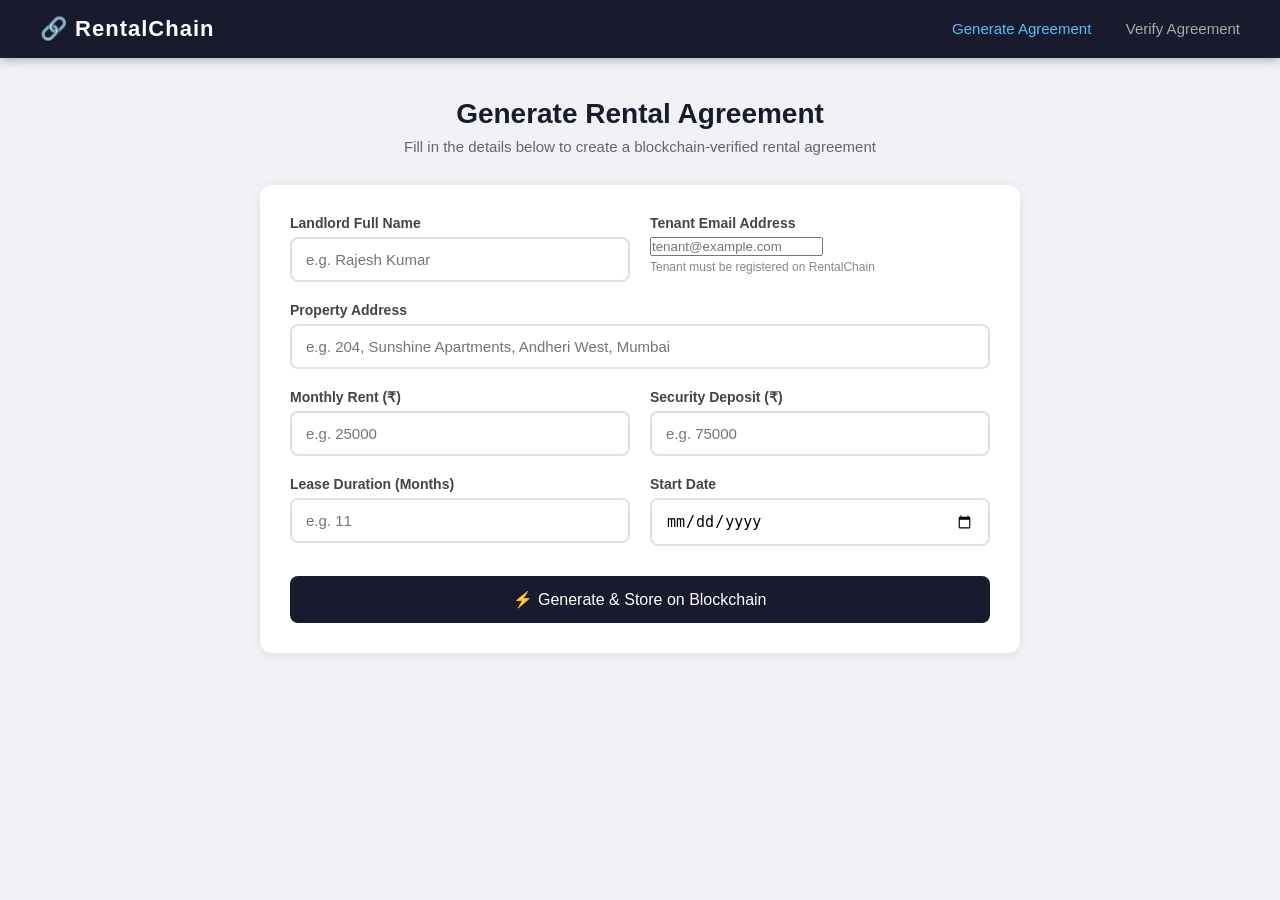
<file: templates/index.html>
<!DOCTYPE html>
<html lang="en">
<head>
    <meta charset="UTF-8">
    <meta name="viewport" content="width=device-width, initial-scale=1.0">
    <title>Rental Agreement Blockchain</title>
    <link rel="stylesheet" href="/static/style.css">
</head>
<body>

    <!-- NAVBAR -->
    <nav>
        <div class="nav-brand">🔗 RentalChain</div>
        <div class="nav-links">
            <a href="/" class="active">Generate Agreement</a>
            <a href="/verify">Verify Agreement</a>
        </div>
    </nav>

    <!-- MAIN CONTENT -->
    <div class="container">
        <div class="page-header">
            <h1>Generate Rental Agreement</h1>
            <p>Fill in the details below to create a blockchain-verified rental agreement</p>
        </div>

        <!-- FORM -->
        <div class="card">
            <form id="agreementForm">

                <div class="form-row">
                    <div class="form-group">
                        <label>Landlord Full Name</label>
                        <input type="text" name="landlord_name" 
                               placeholder="e.g. Rajesh Kumar" required>
                    </div>
                    <div class="form-group">
                        <label>Tenant Email Address</label>
                        <input type="email" name="tenant_email"
                               placeholder="tenant@example.com" required>
                        <small>Tenant must be registered on RentalChain</small>
                    </div>
                </div>

                <div class="form-group">
                    <label>Property Address</label>
                    <input type="text" name="property_address" 
                           placeholder="e.g. 204, Sunshine Apartments, Andheri West, Mumbai" 
                           required>
                </div>

                <div class="form-row">
                    <div class="form-group">
                        <label>Monthly Rent (₹)</label>
                        <input type="number" name="rent_amount" 
                               placeholder="e.g. 25000" required>
                    </div>
                    <div class="form-group">
                        <label>Security Deposit (₹)</label>
                        <input type="number" name="deposit_amount" 
                               placeholder="e.g. 75000" required>
                    </div>
                </div>

                <div class="form-row">
                    <div class="form-group">
                        <label>Lease Duration (Months)</label>
                        <input type="number" name="duration_months" 
                               placeholder="e.g. 11" required>
                    </div>
                    <div class="form-group">
                        <label>Start Date</label>
                        <input type="date" name="start_date" required>
                    </div>
                </div>

                <button type="submit" class="btn-primary" id="generateBtn">
                    ⚡ Generate & Store on Blockchain
                </button>

            </form>
        </div>

        <!-- RESULT (hidden until agreement generated) -->
        <div class="card result-card" id="resultCard" style="display:none;">
            <h2>✅ Agreement Generated Successfully!</h2>

            <div class="result-grid">
                <div class="result-item">
                    <span class="result-label">Agreement ID</span>
                    <span class="result-value" id="agreementId"></span>
                </div>
                <div class="result-item">
                    <span class="result-label">Block Number</span>
                    <span class="result-value" id="blockNumber"></span>
                </div>
            </div>

            <div class="hash-box">
                <span class="result-label">SHA-256 Hash (stored on blockchain)</span>
                <code id="hashValue"></code>
            </div>

            <div class="hash-box">
                <span class="result-label">Transaction Hash</span>
                <code id="txHash"></code>
            </div>

            <div class="action-buttons">
                <a id="downloadBtn" href="#" class="btn-primary">
                    📄 Download Agreement PDF
                </a>
                <a href="/verify" class="btn-secondary">
                    🔍 Verify an Agreement
                </a>
            </div>
        </div>

        <!-- ERROR CARD -->
        <div class="card error-card" id="errorCard" style="display:none;">
            <h2>❌ Error</h2>
            <p id="errorMessage"></p>
        </div>

    </div>

    <script>
        document.getElementById('agreementForm').addEventListener('submit', async function(e) {
            e.preventDefault();

            const btn = document.getElementById('generateBtn');
            btn.textContent = '⏳ Generating...';
            btn.disabled = true;

            // Hide previous results
            document.getElementById('resultCard').style.display = 'none';
            document.getElementById('errorCard').style.display = 'none';

            // Collect form data
            const formData = new FormData(this);

            try {
                const response = await fetch('/generate', {
                    method: 'POST',
                    body: formData
                });

                const data = await response.json();

                if (data.success) {
                    // Show tenant name confirmation
                    if (data.tenant_name) {
                        document.getElementById('agreementId').textContent = data.agreement_id;
                    }
                    document.getElementById('blockNumber').textContent = data.block_number;
                    document.getElementById('hashValue').textContent = data.hash;
                    document.getElementById('txHash').textContent = data.transaction_hash;
                    document.getElementById('downloadBtn').href = '/download/' + data.filename;
                    document.getElementById('resultCard').style.display = 'block';
                } else {
                    document.getElementById('errorMessage').textContent = data.error;
                    document.getElementById('errorCard').style.display = 'block';
                }

            } catch (err) {
                document.getElementById('errorMessage').textContent = err.message;
                document.getElementById('errorCard').style.display = 'block';
            }

            btn.textContent = '⚡ Generate & Store on Blockchain';
            btn.disabled = false;
        });
    </script>

</body>
</html>
</file>
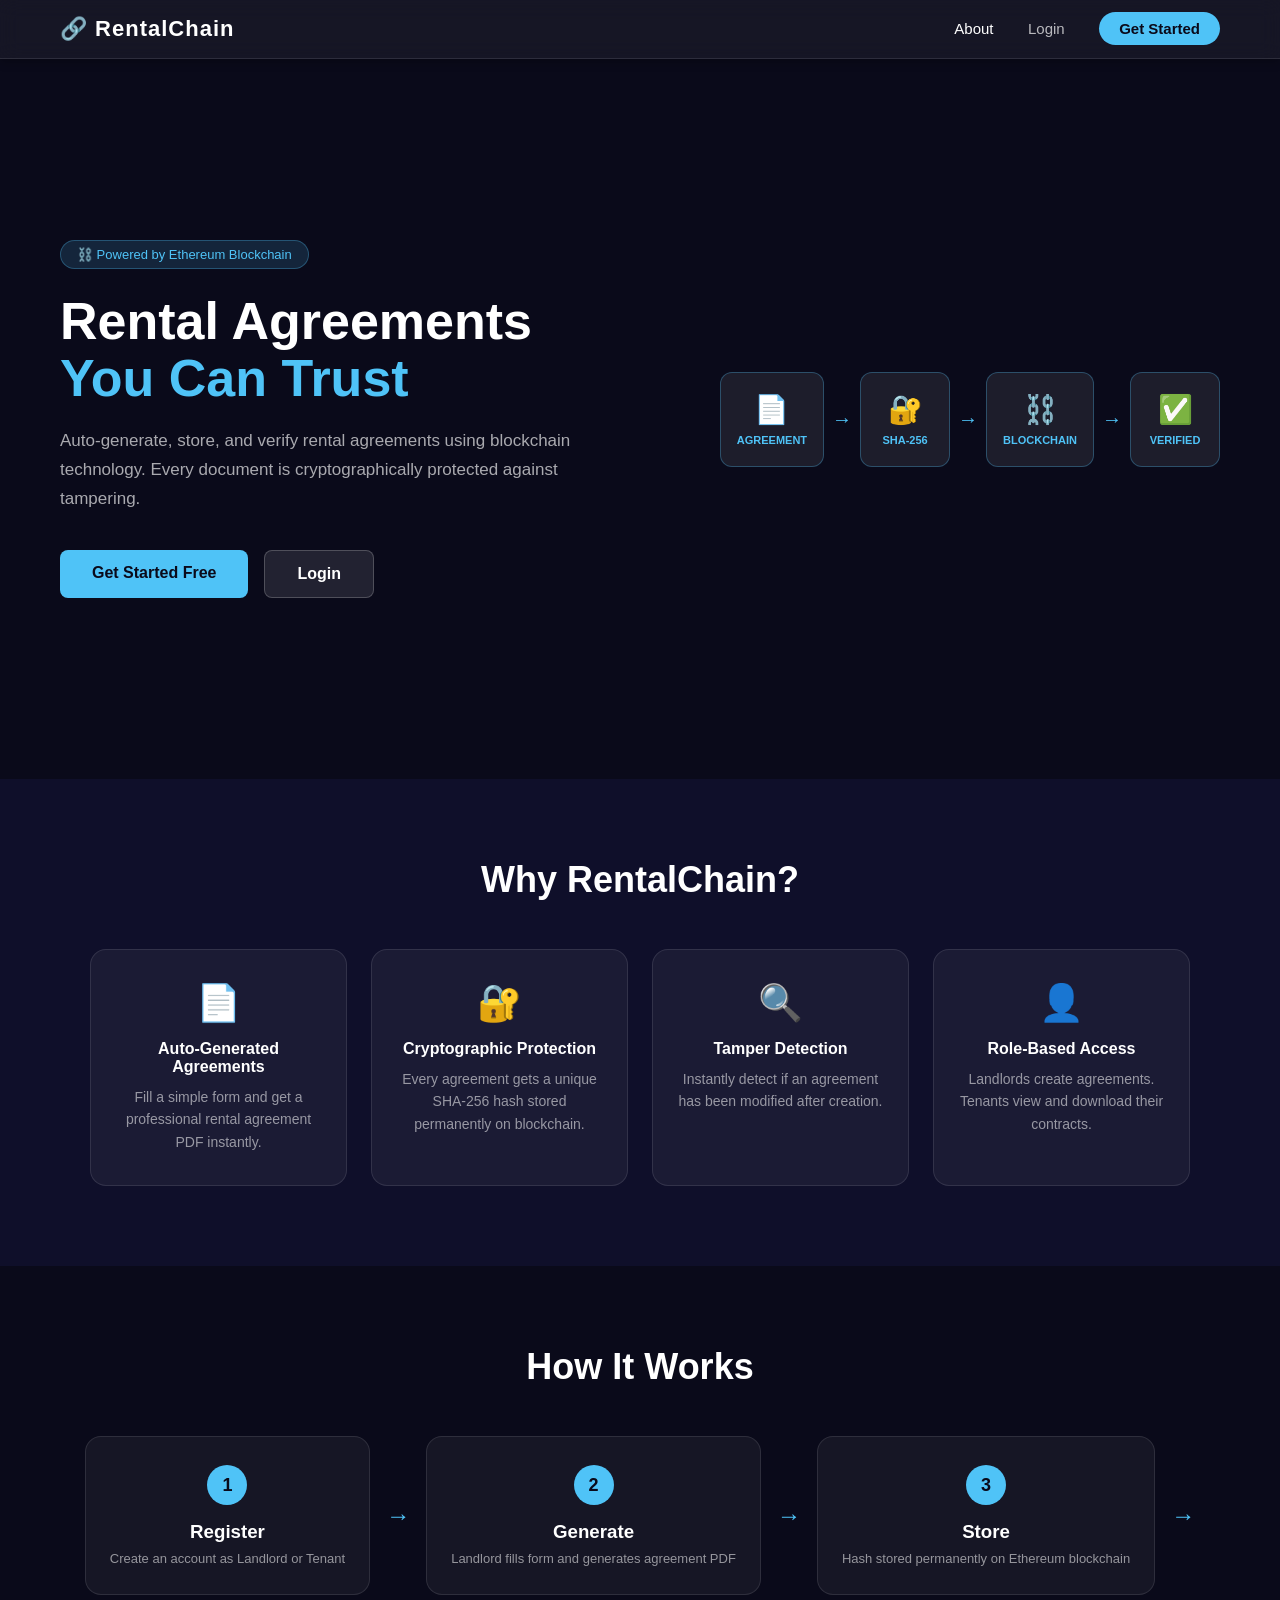
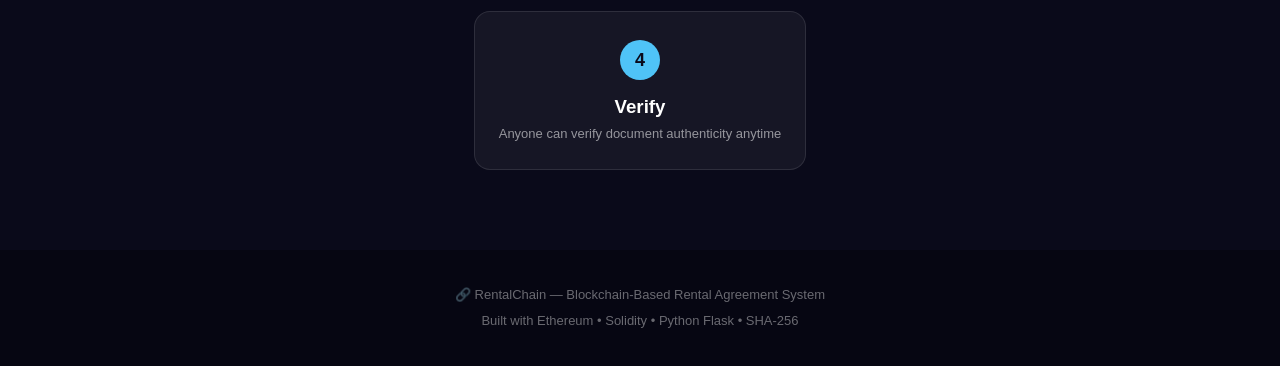
<file: templates/about.html>
<!DOCTYPE html>
<html lang="en">
<head>
    <meta charset="UTF-8">
    <meta name="viewport" content="width=device-width, initial-scale=1.0">
    <title>RentalChain — Blockchain Rental Agreements</title>
    <link rel="stylesheet" href="/static/style.css">
</head>
<body class="landing-body">

    <!-- NAVBAR -->
    <nav class="landing-nav">
        <div class="nav-brand">🔗 RentalChain</div>
        <div class="nav-links">
            <a href="/" class="active">About</a>
            <a href="/login">Login</a>
            <a href="/register" class="btn-nav">Get Started</a>
        </div>
    </nav>

    <!-- HERO -->
    <section class="hero">
        <div class="hero-content">
            <div class="hero-badge">⛓️ Powered by Ethereum Blockchain</div>
            <h1>Rental Agreements<br><span class="highlight">You Can Trust</span></h1>
            <p>Auto-generate, store, and verify rental agreements using blockchain technology. Every document is cryptographically protected against tampering.</p>
            <div class="hero-buttons">
                <a href="/register" class="btn-hero-primary">Get Started Free</a>
                <a href="/login" class="btn-hero-secondary">Login</a>
            </div>
        </div>
        <div class="hero-visual">
            <div class="blockchain-visual">
                <div class="block">📄<span>Agreement</span></div>
                <div class="chain-arrow">→</div>
                <div class="block">🔐<span>SHA-256</span></div>
                <div class="chain-arrow">→</div>
                <div class="block">⛓️<span>Blockchain</span></div>
                <div class="chain-arrow">→</div>
                <div class="block">✅<span>Verified</span></div>
            </div>
        </div>
    </section>

    <!-- FEATURES -->
    <section class="features">
        <h2>Why RentalChain?</h2>
        <div class="features-grid">
            <div class="feature-card">
                <div class="feature-icon">📄</div>
                <h3>Auto-Generated Agreements</h3>
                <p>Fill a simple form and get a professional rental agreement PDF instantly.</p>
            </div>
            <div class="feature-card">
                <div class="feature-icon">🔐</div>
                <h3>Cryptographic Protection</h3>
                <p>Every agreement gets a unique SHA-256 hash stored permanently on blockchain.</p>
            </div>
            <div class="feature-card">
                <div class="feature-icon">🔍</div>
                <h3>Tamper Detection</h3>
                <p>Instantly detect if an agreement has been modified after creation.</p>
            </div>
            <div class="feature-card">
                <div class="feature-icon">👤</div>
                <h3>Role-Based Access</h3>
                <p>Landlords create agreements. Tenants view and download their contracts.</p>
            </div>
        </div>
    </section>

    <!-- HOW IT WORKS -->
    <section class="how-it-works">
        <h2>How It Works</h2>
        <div class="steps">
            <div class="step">
                <div class="step-number">1</div>
                <h3>Register</h3>
                <p>Create an account as Landlord or Tenant</p>
            </div>
            <div class="step-arrow">→</div>
            <div class="step">
                <div class="step-number">2</div>
                <h3>Generate</h3>
                <p>Landlord fills form and generates agreement PDF</p>
            </div>
            <div class="step-arrow">→</div>
            <div class="step">
                <div class="step-number">3</div>
                <h3>Store</h3>
                <p>Hash stored permanently on Ethereum blockchain</p>
            </div>
            <div class="step-arrow">→</div>
            <div class="step">
                <div class="step-number">4</div>
                <h3>Verify</h3>
                <p>Anyone can verify document authenticity anytime</p>
            </div>
        </div>
    </section>

    <footer>
        <p>🔗 RentalChain — Blockchain-Based Rental Agreement System</p>
        <p>Built with Ethereum • Solidity • Python Flask • SHA-256</p>
    </footer>

</body>
</html>
</file>
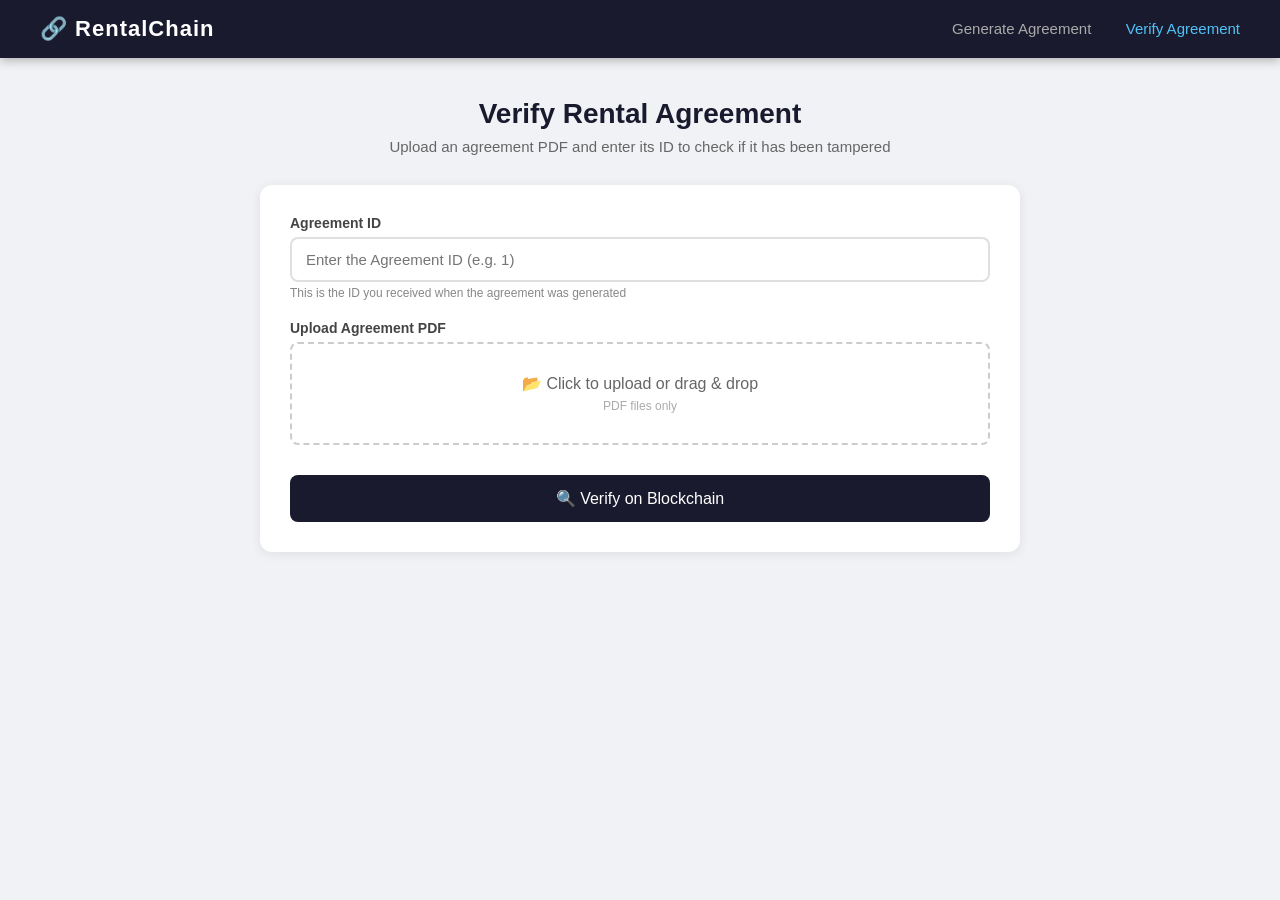
<file: templates/verify.html>
<!DOCTYPE html>
<html lang="en">
<head>
    <meta charset="UTF-8">
    <meta name="viewport" content="width=device-width, initial-scale=1.0">
    <title>Verify Agreement — RentalChain</title>
    <link rel="stylesheet" href="/static/style.css">
</head>
<body>

    <!-- NAVBAR -->
    <nav>
        <div class="nav-brand">🔗 RentalChain</div>
        <div class="nav-links">
            <a href="/">Generate Agreement</a>
            <a href="/verify" class="active">Verify Agreement</a>
        </div>
    </nav>

    <!-- MAIN CONTENT -->
    <div class="container">
        <div class="page-header">
            <h1>Verify Rental Agreement</h1>
            <p>Upload an agreement PDF and enter its ID to check if it has been tampered</p>
        </div>

        <!-- FORM -->
        <div class="card">
            <form id="verifyForm">

                <div class="form-group">
                    <label>Agreement ID</label>
                    <input type="number" name="agreement_id" 
                           placeholder="Enter the Agreement ID (e.g. 1)" required>
                    <small>This is the ID you received when the agreement was generated</small>
                </div>

                <div class="form-group">
                    <label>Upload Agreement PDF</label>
                    <div class="file-upload-area" id="uploadArea">
                        <input type="file" name="agreement_file" 
                               id="fileInput" accept=".pdf" required>
                        <div class="upload-text">
                            <span>📂 Click to upload or drag & drop</span>
                            <span class="upload-hint">PDF files only</span>
                        </div>
                    </div>
                    <div id="fileName" class="file-name"></div>
                </div>

                <button type="submit" class="btn-primary" id="verifyBtn">
                    🔍 Verify on Blockchain
                </button>

            </form>
        </div>

        <!-- AUTHENTIC RESULT -->
        <div class="card authentic-card" id="authenticCard" style="display:none;">
            <div class="result-icon">✅</div>
            <h2>Agreement is AUTHENTIC</h2>
            <p>This document has NOT been tampered with. The hash matches the blockchain record.</p>

            <div class="result-grid">
                <div class="result-item">
                    <span class="result-label">Tenant</span>
                    <span class="result-value" id="tenantName"></span>
                </div>
                <div class="result-item">
                    <span class="result-label">Landlord</span>
                    <span class="result-value" id="landlordName"></span>
                </div>
                <div class="result-item">
                    <span class="result-label">Property</span>
                    <span class="result-value" id="propertyName"></span>
                </div>
                <div class="result-item">
                    <span class="result-label">Monthly Rent</span>
                    <span class="result-value">₹<span id="rentAmount"></span></span>
                </div>
            </div>

            <div class="hash-box">
                <span class="result-label">Stored Hash (Blockchain)</span>
                <code id="storedHash"></code>
            </div>
            <div class="hash-box">
                <span class="result-label">Uploaded File Hash</span>
                <code id="uploadedHash"></code>
            </div>
        </div>

        <!-- TAMPERED RESULT -->
        <div class="card tampered-card" id="tamperedCard" style="display:none;">
            <div class="result-icon">❌</div>
            <h2>Agreement has been TAMPERED!</h2>
            <p>This document does NOT match the blockchain record. It may have been modified.</p>

            <div class="hash-box">
                <span class="result-label">Stored Hash (Blockchain)</span>
                <code id="storedHashTampered"></code>
            </div>
            <div class="hash-box">
                <span class="result-label">Uploaded File Hash</span>
                <code id="uploadedHashTampered"></code>
            </div>
        </div>

        <!-- ERROR CARD -->
        <div class="card error-card" id="errorCard" style="display:none;">
            <h2>❌ Error</h2>
            <p id="errorMessage"></p>
        </div>

    </div>

    <script>
        // Show filename when file selected
        document.getElementById('fileInput').addEventListener('change', function() {
            const fileName = this.files[0] ? this.files[0].name : '';
            document.getElementById('fileName').textContent = fileName ? '📄 ' + fileName : '';
        });

        document.getElementById('verifyForm').addEventListener('submit', async function(e) {
            e.preventDefault();

            const btn = document.getElementById('verifyBtn');
            btn.textContent = '⏳ Verifying...';
            btn.disabled = true;

            // Hide previous results
            document.getElementById('authenticCard').style.display = 'none';
            document.getElementById('tamperedCard').style.display = 'none';
            document.getElementById('errorCard').style.display = 'none';

            const formData = new FormData(this);

            try {
                const response = await fetch('/verify-agreement', {
                    method: 'POST',
                    body: formData
                });

                const data = await response.json();

                if (data.success) {
                    if (data.is_authentic) {
                        // Show authentic result
                        document.getElementById('tenantName').textContent = data.tenant;
                        document.getElementById('landlordName').textContent = data.landlord;
                        document.getElementById('propertyName').textContent = data.property;
                        document.getElementById('rentAmount').textContent = data.rent;
                        document.getElementById('storedHash').textContent = data.stored_hash;
                        document.getElementById('uploadedHash').textContent = data.uploaded_hash;
                        document.getElementById('authenticCard').style.display = 'block';
                    } else {
                        // Show tampered result
                        document.getElementById('storedHashTampered').textContent = data.stored_hash;
                        document.getElementById('uploadedHashTampered').textContent = data.uploaded_hash;
                        document.getElementById('tamperedCard').style.display = 'block';
                    }
                } else {
                    document.getElementById('errorMessage').textContent = data.error;
                    document.getElementById('errorCard').style.display = 'block';
                }

            } catch (err) {
                document.getElementById('errorMessage').textContent = err.message;
                document.getElementById('errorCard').style.display = 'block';
            }

            btn.textContent = '🔍 Verify on Blockchain';
            btn.disabled = false;
        });
    </script>

</body>
</html>
</file>
<file: static/style.css>
/* -----------------------------------------------
   GLOBAL STYLES
----------------------------------------------- */
* {
    margin: 0;
    padding: 0;
    box-sizing: border-box;
}

body {
    font-family: 'Segoe UI', Tahoma, Geneva, Verdana, sans-serif;
    background: #f0f2f5;
    color: #333;
    min-height: 100vh;
}

/* -----------------------------------------------
   NAVBAR
----------------------------------------------- */
nav {
    background: #1a1a2e;
    padding: 16px 40px;
    display: flex;
    justify-content: space-between;
    align-items: center;
    box-shadow: 0 2px 10px rgba(0,0,0,0.3);
}

.nav-brand {
    color: #fff;
    font-size: 22px;
    font-weight: 700;
    letter-spacing: 1px;
}

.nav-links a {
    color: #aaa;
    text-decoration: none;
    margin-left: 30px;
    font-size: 15px;
    transition: color 0.2s;
}

.nav-links a:hover,
.nav-links a.active {
    color: #4fc3f7;
}

/* -----------------------------------------------
   CONTAINER
----------------------------------------------- */
.container {
    max-width: 800px;
    margin: 40px auto;
    padding: 0 20px;
}

.page-header {
    text-align: center;
    margin-bottom: 30px;
}

.page-header h1 {
    font-size: 28px;
    color: #1a1a2e;
    margin-bottom: 8px;
}

.page-header p {
    color: #666;
    font-size: 15px;
}

/* -----------------------------------------------
   CARDS
----------------------------------------------- */
.card {
    background: #fff;
    border-radius: 12px;
    padding: 30px;
    margin-bottom: 24px;
    box-shadow: 0 2px 12px rgba(0,0,0,0.08);
}

/* -----------------------------------------------
   FORM STYLES
----------------------------------------------- */
.form-group {
    margin-bottom: 20px;
}

.form-row {
    display: grid;
    grid-template-columns: 1fr 1fr;
    gap: 20px;
}

label {
    display: block;
    font-weight: 600;
    margin-bottom: 6px;
    color: #444;
    font-size: 14px;
}

input[type="text"],
input[type="number"],
input[type="date"] {
    width: 100%;
    padding: 12px 14px;
    border: 2px solid #e0e0e0;
    border-radius: 8px;
    font-size: 15px;
    transition: border-color 0.2s;
    outline: none;
}

input:focus {
    border-color: #4fc3f7;
}

small {
    color: #888;
    font-size: 12px;
    margin-top: 4px;
    display: block;
}

/* -----------------------------------------------
   FILE UPLOAD
----------------------------------------------- */
.file-upload-area {
    border: 2px dashed #ccc;
    border-radius: 8px;
    padding: 30px;
    text-align: center;
    cursor: pointer;
    position: relative;
    transition: border-color 0.2s;
}

.file-upload-area:hover {
    border-color: #4fc3f7;
}

.file-upload-area input[type="file"] {
    position: absolute;
    top: 0; left: 0;
    width: 100%; height: 100%;
    opacity: 0;
    cursor: pointer;
}

.upload-text {
    display: flex;
    flex-direction: column;
    gap: 6px;
    color: #666;
}

.upload-hint {
    font-size: 12px;
    color: #aaa;
}

.file-name {
    margin-top: 8px;
    color: #4fc3f7;
    font-size: 14px;
}

/* -----------------------------------------------
   BUTTONS
----------------------------------------------- */
.btn-primary {
    background: #1a1a2e;
    color: #fff;
    border: none;
    padding: 14px 28px;
    border-radius: 8px;
    font-size: 16px;
    cursor: pointer;
    width: 100%;
    margin-top: 10px;
    transition: background 0.2s;
    text-decoration: none;
    display: inline-block;
    text-align: center;
}

.btn-primary:hover {
    background: #16213e;
}

.btn-primary:disabled {
    background: #999;
    cursor: not-allowed;
}

.btn-secondary {
    background: #fff;
    color: #1a1a2e;
    border: 2px solid #1a1a2e;
    padding: 14px 28px;
    border-radius: 8px;
    font-size: 16px;
    cursor: pointer;
    width: 100%;
    margin-top: 10px;
    transition: all 0.2s;
    text-decoration: none;
    display: inline-block;
    text-align: center;
}

.btn-secondary:hover {
    background: #f0f2f5;
}

.action-buttons {
    display: grid;
    grid-template-columns: 1fr 1fr;
    gap: 16px;
    margin-top: 20px;
}

/* -----------------------------------------------
   RESULT CARDS
----------------------------------------------- */
.result-card {
    border-left: 4px solid #4caf50;
}

.authentic-card {
    border-left: 4px solid #4caf50;
    text-align: center;
}

.tampered-card {
    border-left: 4px solid #f44336;
    text-align: center;
}

.error-card {
    border-left: 4px solid #ff9800;
}

.result-icon {
    font-size: 48px;
    margin-bottom: 16px;
}

.result-grid {
    display: grid;
    grid-template-columns: 1fr 1fr;
    gap: 16px;
    margin: 20px 0;
    text-align: left;
}

.result-item {
    background: #f8f9fa;
    padding: 12px;
    border-radius: 8px;
}

.result-label {
    display: block;
    font-size: 12px;
    color: #888;
    margin-bottom: 4px;
    font-weight: 600;
    text-transform: uppercase;
}

.result-value {
    font-size: 16px;
    font-weight: 600;
    color: #1a1a2e;
}

.hash-box {
    background: #f8f9fa;
    border-radius: 8px;
    padding: 14px;
    margin-top: 12px;
    word-break: break-all;
    text-align: left;
}

.hash-box code {
    font-size: 13px;
    color: #1a1a2e;
    display: block;
    margin-top: 6px;
}

/* -----------------------------------------------
   LANDING PAGE
----------------------------------------------- */
.landing-body {
    background: #0a0a1a;
    color: #fff;
}

.landing-nav {
    background: rgba(255,255,255,0.05);
    backdrop-filter: blur(10px);
    padding: 16px 60px;
    display: flex;
    justify-content: space-between;
    align-items: center;
    border-bottom: 1px solid rgba(255,255,255,0.1);
    position: sticky;
    top: 0;
    z-index: 100;
}

.landing-nav .nav-brand {
    color: #fff;
    font-size: 22px;
    font-weight: 700;
}

.landing-nav .nav-links a {
    color: rgba(255,255,255,0.7);
    text-decoration: none;
    margin-left: 30px;
    font-size: 15px;
    transition: color 0.2s;
}

.landing-nav .nav-links a:hover,
.landing-nav .nav-links a.active {
    color: #fff;
}

.btn-nav {
    background: #4fc3f7;
    color: #0a0a1a !important;
    padding: 8px 20px;
    border-radius: 20px;
    font-weight: 600 !important;
}

.btn-nav-logout {
    color: #ff6b6b !important;
}

/* HERO */
.hero {
    display: flex;
    align-items: center;
    justify-content: space-between;
    padding: 80px 60px;
    min-height: 80vh;
    gap: 40px;
}

.hero-content {
    max-width: 550px;
}

.hero-badge {
    display: inline-block;
    background: rgba(79, 195, 247, 0.15);
    border: 1px solid rgba(79, 195, 247, 0.3);
    color: #4fc3f7;
    padding: 6px 16px;
    border-radius: 20px;
    font-size: 13px;
    margin-bottom: 24px;
}

.hero h1 {
    font-size: 52px;
    font-weight: 800;
    line-height: 1.1;
    margin-bottom: 20px;
    color: #fff;
}

.highlight {
    color: #4fc3f7;
}

.hero p {
    font-size: 17px;
    color: rgba(255,255,255,0.65);
    line-height: 1.7;
    margin-bottom: 36px;
}

.hero-buttons {
    display: flex;
    gap: 16px;
}

.btn-hero-primary {
    background: #4fc3f7;
    color: #0a0a1a;
    padding: 14px 32px;
    border-radius: 8px;
    text-decoration: none;
    font-weight: 700;
    font-size: 16px;
    transition: all 0.2s;
}

.btn-hero-primary:hover {
    background: #81d4fa;
    transform: translateY(-2px);
}

.btn-hero-secondary {
    background: rgba(255,255,255,0.1);
    color: #fff;
    padding: 14px 32px;
    border-radius: 8px;
    text-decoration: none;
    font-weight: 600;
    font-size: 16px;
    border: 1px solid rgba(255,255,255,0.2);
    transition: all 0.2s;
}

.btn-hero-secondary:hover {
    background: rgba(255,255,255,0.15);
}

/* BLOCKCHAIN VISUAL */
.blockchain-visual {
    display: flex;
    align-items: center;
    gap: 8px;
    flex-wrap: wrap;
    justify-content: center;
}

.block {
    background: rgba(255,255,255,0.08);
    border: 1px solid rgba(79,195,247,0.3);
    border-radius: 12px;
    padding: 20px 16px;
    text-align: center;
    display: flex;
    flex-direction: column;
    gap: 8px;
    font-size: 28px;
    min-width: 90px;
    transition: transform 0.2s;
}

.block span {
    font-size: 11px;
    color: #4fc3f7;
    font-weight: 600;
    text-transform: uppercase;
}

.chain-arrow {
    color: #4fc3f7;
    font-size: 20px;
    font-weight: bold;
}

/* FEATURES */
.features {
    background: #0f0f2a;
    padding: 80px 60px;
    text-align: center;
}

.features h2 {
    font-size: 36px;
    color: #fff;
    margin-bottom: 48px;
}

.features-grid {
    display: grid;
    grid-template-columns: repeat(4, 1fr);
    gap: 24px;
    max-width: 1100px;
    margin: 0 auto;
}

.feature-card {
    background: rgba(255,255,255,0.05);
    border: 1px solid rgba(255,255,255,0.1);
    border-radius: 16px;
    padding: 32px 24px;
    transition: transform 0.2s;
}

.feature-card:hover {
    transform: translateY(-4px);
    border-color: rgba(79,195,247,0.4);
}

.feature-icon {
    font-size: 36px;
    margin-bottom: 16px;
}

.feature-card h3 {
    color: #fff;
    font-size: 16px;
    margin-bottom: 10px;
}

.feature-card p {
    color: rgba(255,255,255,0.55);
    font-size: 14px;
    line-height: 1.6;
}

/* HOW IT WORKS */
.how-it-works {
    padding: 80px 60px;
    background: #0a0a1a;
    text-align: center;
}

.how-it-works h2 {
    font-size: 36px;
    color: #fff;
    margin-bottom: 48px;
}

.steps {
    display: flex;
    align-items: center;
    justify-content: center;
    gap: 16px;
    flex-wrap: wrap;
}

.step {
    background: rgba(255,255,255,0.05);
    border: 1px solid rgba(255,255,255,0.1);
    border-radius: 16px;
    padding: 28px 24px;
    min-width: 160px;
}

.step-number {
    width: 40px;
    height: 40px;
    background: #4fc3f7;
    color: #0a0a1a;
    border-radius: 50%;
    display: flex;
    align-items: center;
    justify-content: center;
    font-weight: 800;
    font-size: 18px;
    margin: 0 auto 16px;
}

.step h3 {
    color: #fff;
    margin-bottom: 8px;
}

.step p {
    color: rgba(255,255,255,0.55);
    font-size: 13px;
}

.step-arrow {
    color: #4fc3f7;
    font-size: 24px;
    font-weight: bold;
}

/* FOOTER */
footer {
    background: #060612;
    padding: 32px;
    text-align: center;
    color: rgba(255,255,255,0.4);
    font-size: 13px;
    line-height: 2;
}

/* -----------------------------------------------
   AUTH PAGES
----------------------------------------------- */
.auth-body {
    background: #f0f2f5;
    min-height: 100vh;
    display: flex;
    align-items: center;
}

.auth-container {
    display: grid;
    grid-template-columns: 1fr 1fr;
    min-height: 100vh;
    width: 100%;
}

.auth-left {
    background: #1a1a2e;
    padding: 60px;
    display: flex;
    flex-direction: column;
    justify-content: center;
    color: #fff;
}

.auth-brand {
    font-size: 24px;
    font-weight: 700;
    color: #4fc3f7;
    margin-bottom: 40px;
}

.auth-left h2 {
    font-size: 36px;
    margin-bottom: 16px;
    line-height: 1.2;
}

.auth-left p {
    color: rgba(255,255,255,0.6);
    font-size: 16px;
    line-height: 1.7;
    margin-bottom: 36px;
}

.auth-features {
    display: flex;
    flex-direction: column;
    gap: 14px;
    color: rgba(255,255,255,0.7);
    font-size: 15px;
}

.auth-right {
    display: flex;
    align-items: center;
    justify-content: center;
    padding: 40px;
    background: #f0f2f5;
}

.auth-card {
    background: #fff;
    border-radius: 16px;
    padding: 40px;
    width: 100%;
    max-width: 420px;
    box-shadow: 0 4px 24px rgba(0,0,0,0.08);
}

.auth-card h2 {
    font-size: 26px;
    margin-bottom: 6px;
    color: #1a1a2e;
}

.auth-subtitle {
    color: #888;
    font-size: 14px;
    margin-bottom: 28px;
}

.auth-subtitle a {
    color: #4fc3f7;
    text-decoration: none;
    font-weight: 600;
}

select {
    width: 100%;
    padding: 12px 14px;
    border: 2px solid #e0e0e0;
    border-radius: 8px;
    font-size: 15px;
    outline: none;
    background: #fff;
    transition: border-color 0.2s;
}

select:focus {
    border-color: #4fc3f7;
}

.alert {
    padding: 12px 16px;
    border-radius: 8px;
    margin-bottom: 16px;
    font-size: 14px;
}

.alert-error {
    background: #fff0f0;
    color: #c0392b;
    border: 1px solid #fcc;
}

.alert-success {
    background: #f0fff4;
    color: #27ae60;
    border: 1px solid #c3e6cb;
}

/* -----------------------------------------------
   DASHBOARD
----------------------------------------------- */
.welcome-banner {
    background: linear-gradient(135deg, #1a1a2e, #16213e);
    color: #fff;
    padding: 28px 32px;
    border-radius: 16px;
    margin-bottom: 24px;
    display: flex;
    justify-content: space-between;
    align-items: center;
}

.welcome-banner h1 {
    font-size: 24px;
    margin-bottom: 6px;
}

.welcome-banner p {
    color: rgba(255,255,255,0.65);
    font-size: 14px;
}

.role-badge {
    padding: 8px 20px;
    border-radius: 20px;
    font-size: 14px;
    font-weight: 600;
}

.role-landlord {
    background: rgba(79,195,247,0.2);
    color: #4fc3f7;
    border: 1px solid rgba(79,195,247,0.4);
}

.role-tenant {
    background: rgba(129,199,132,0.2);
    color: #81c784;
    border: 1px solid rgba(129,199,132,0.4);
}

.quick-actions {
    display: grid;
    grid-template-columns: repeat(2, 1fr);
    gap: 16px;
    margin-bottom: 24px;
}

.action-card {
    background: #fff;
    border-radius: 12px;
    padding: 24px;
    text-decoration: none;
    display: flex;
    align-items: center;
    gap: 16px;
    box-shadow: 0 2px 12px rgba(0,0,0,0.06);
    transition: all 0.2s;
    border: 2px solid transparent;
}

.action-card:hover {
    border-color: #4fc3f7;
    transform: translateY(-2px);
}

.action-icon {
    font-size: 28px;
}

.action-label {
    font-weight: 600;
    color: #1a1a2e;
    font-size: 16px;
}

.card-header {
    margin-bottom: 20px;
}

.card-header h2 {
    font-size: 18px;
    color: #1a1a2e;
}

.table-wrapper {
    overflow-x: auto;
}

.agreements-table {
    width: 100%;
    border-collapse: collapse;
    font-size: 14px;
}

.agreements-table th {
    background: #f8f9fa;
    padding: 12px 14px;
    text-align: left;
    color: #666;
    font-size: 12px;
    text-transform: uppercase;
    letter-spacing: 0.5px;
    font-weight: 600;
}

.agreements-table td {
    padding: 14px;
    border-bottom: 1px solid #f0f0f0;
    color: #333;
}

.agreements-table tr:hover td {
    background: #fafafa;
}

.address-cell {
    max-width: 180px;
    overflow: hidden;
    text-overflow: ellipsis;
    white-space: nowrap;
}

.blockchain-id {
    background: #e8f5e9;
    color: #2e7d32;
    padding: 4px 10px;
    border-radius: 12px;
    font-size: 12px;
    font-weight: 600;
}

.btn-table {
    background: #1a1a2e;
    color: #fff;
    padding: 6px 14px;
    border-radius: 6px;
    text-decoration: none;
    font-size: 13px;
    transition: background 0.2s;
}

.btn-table:hover {
    background: #4fc3f7;
    color: #0a0a1a;
}

.empty-state {
    text-align: center;
    padding: 60px 20px;
    color: #aaa;
}

.empty-icon {
    font-size: 48px;
    margin-bottom: 16px;
}

.empty-state a {
    color: #4fc3f7;
    text-decoration: none;
    font-weight: 600;
}

/* -----------------------------------------------
   PROFILE
----------------------------------------------- */
.profile-grid {
    display: grid;
    grid-template-columns: 1fr 2fr;
    gap: 24px;
}

.profile-card {
    text-align: center;
    padding: 40px 24px;
}

.profile-avatar {
    width: 80px;
    height: 80px;
    background: #1a1a2e;
    color: #4fc3f7;
    border-radius: 50%;
    display: flex;
    align-items: center;
    justify-content: center;
    font-size: 32px;
    font-weight: 700;
    margin: 0 auto 16px;
}

.profile-card h2 {
    font-size: 20px;
    color: #1a1a2e;
    margin-bottom: 6px;
}

.profile-email {
    color: #888;
    font-size: 14px;
    margin-bottom: 16px;
}

.profile-details {
    display: flex;
    flex-direction: column;
    gap: 0;
}

.detail-row {
    display: flex;
    justify-content: space-between;
    align-items: center;
    padding: 14px 0;
    border-bottom: 1px solid #f0f0f0;
}

.detail-label {
    font-size: 13px;
    color: #888;
    font-weight: 600;
    text-transform: uppercase;
}

.detail-value {
    font-size: 15px;
    color: #1a1a2e;
    font-weight: 500;
}
</file>
